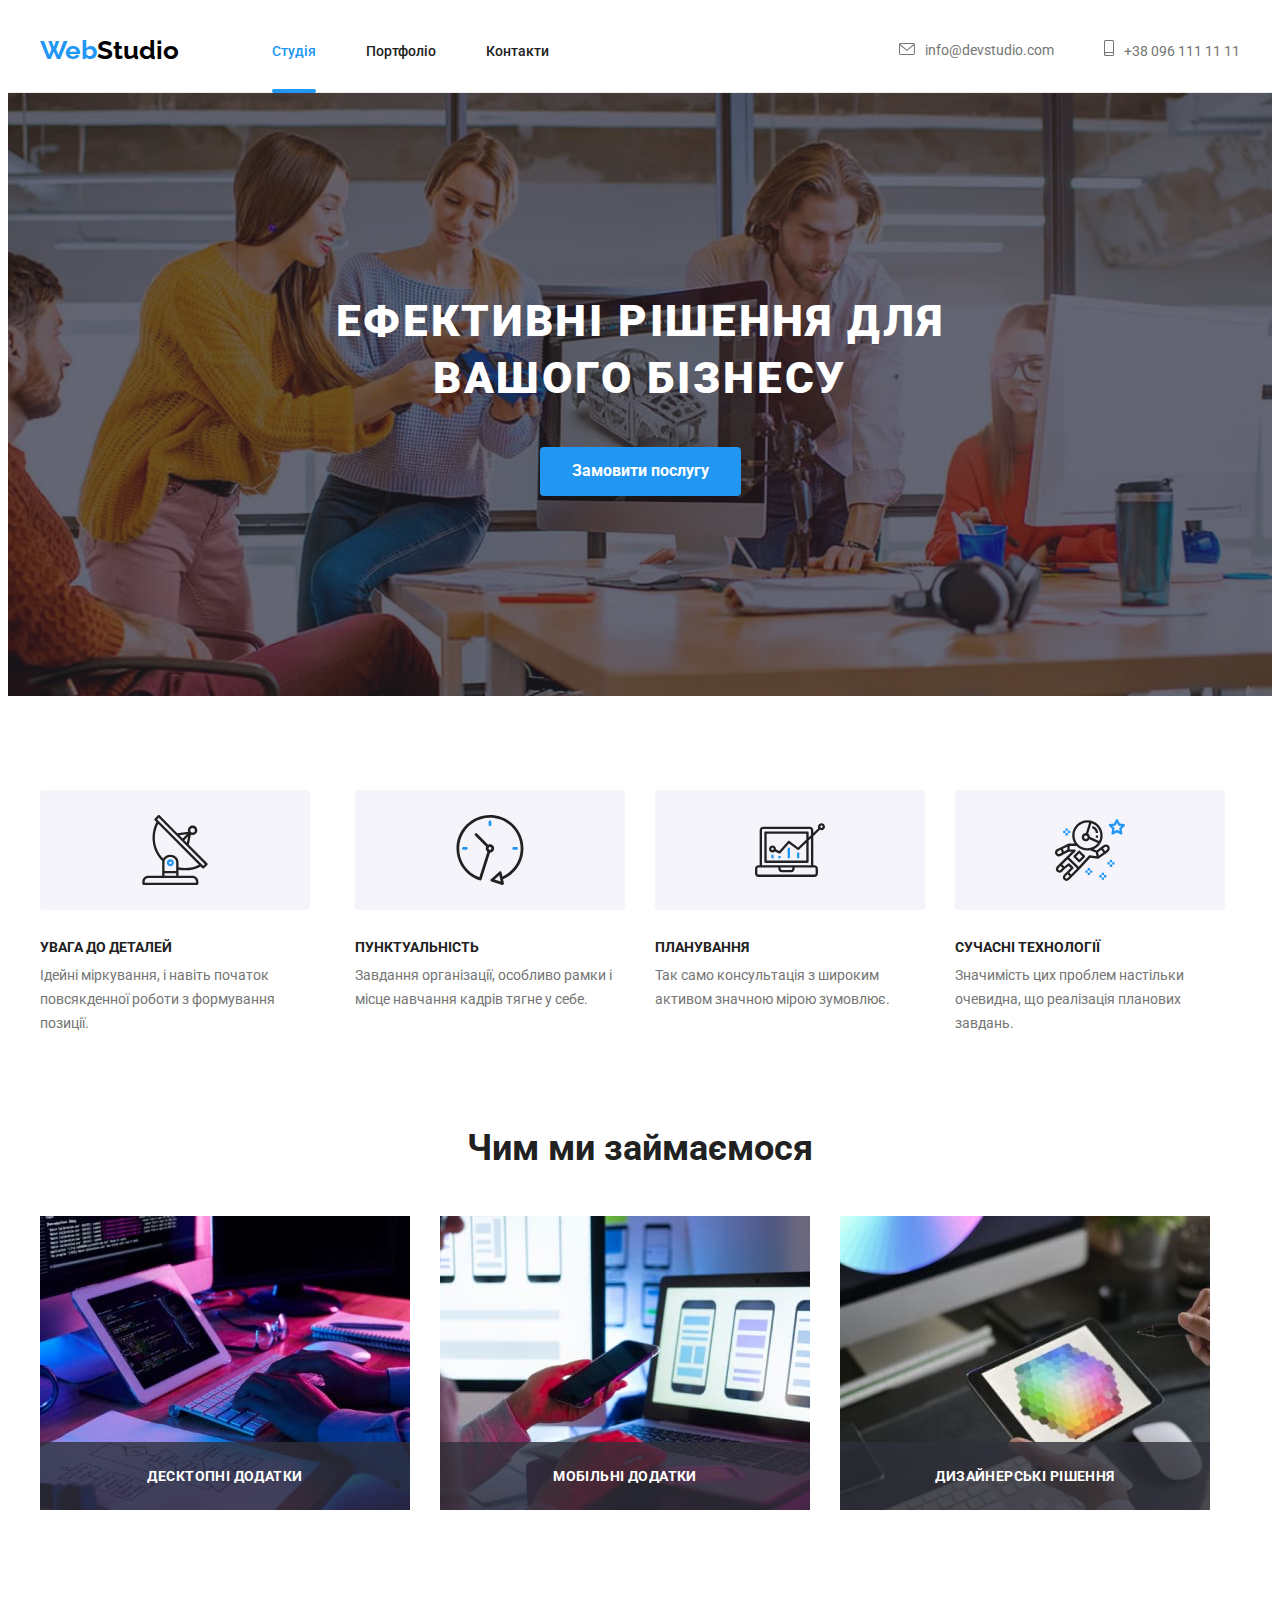
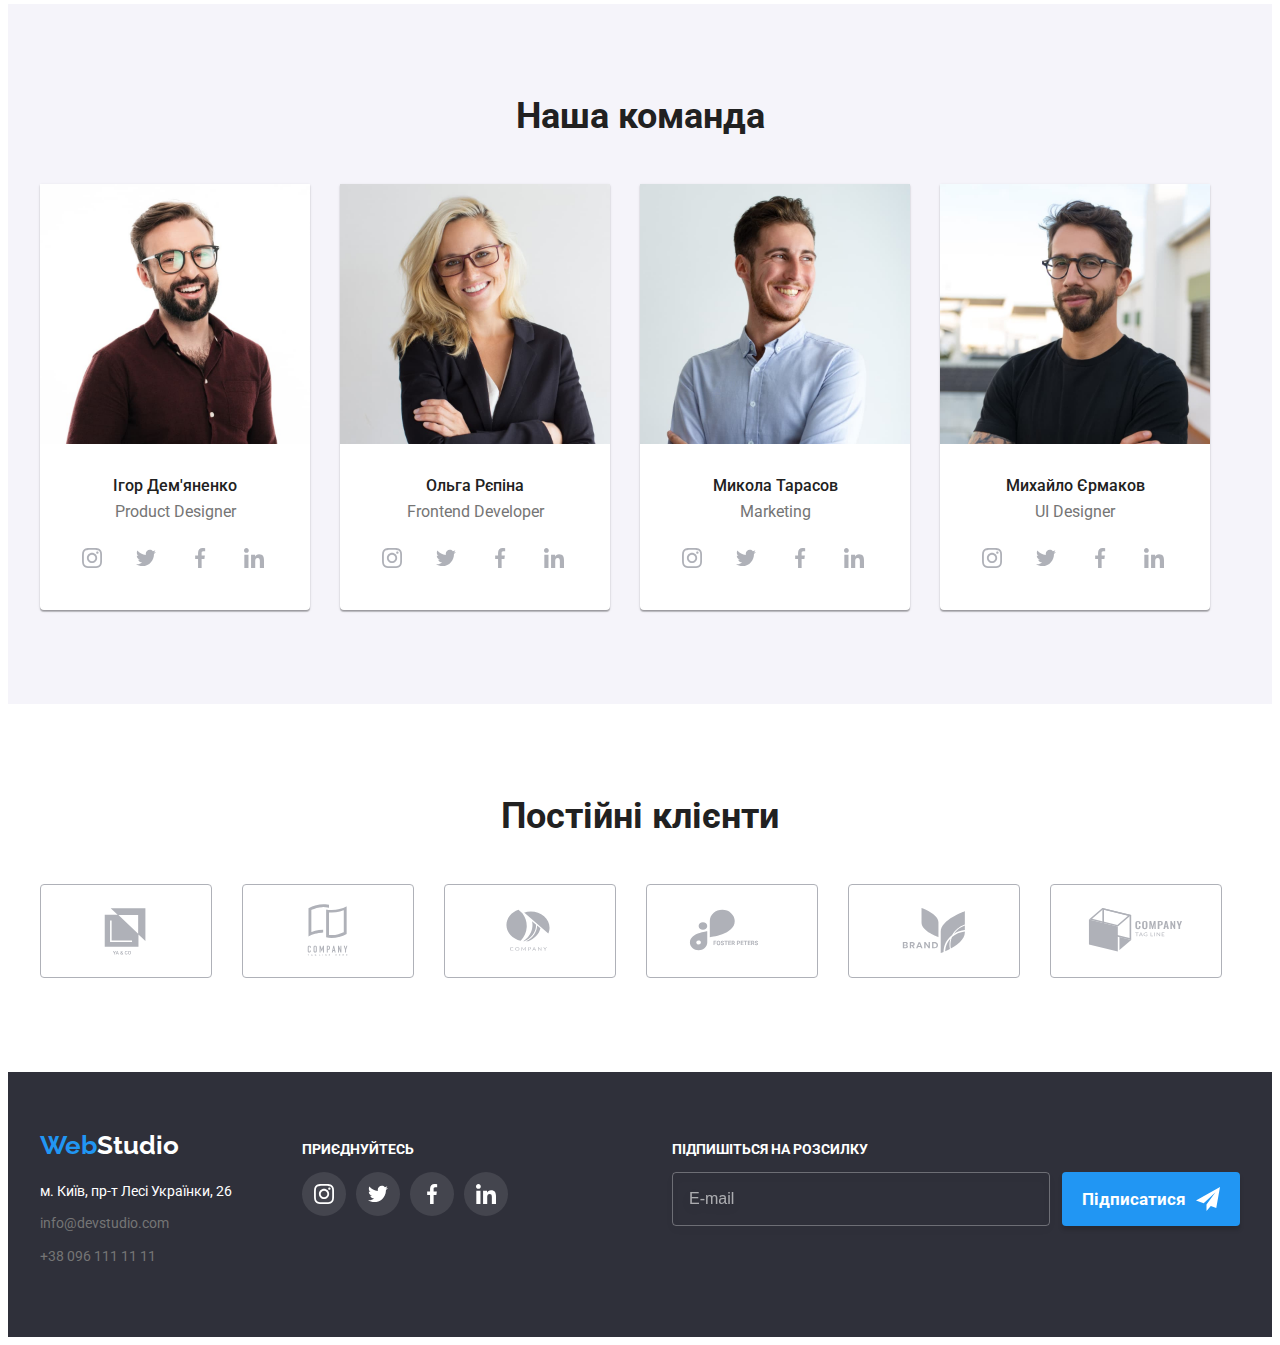
<file: index.html>
<!DOCTYPE html>
<html lang="uk">
<head>
    <meta charset="UTF-8">
    <meta http-equiv="X-UA-Compatible" content="IE=edge">
    <meta name="viewport" content="width=device-width, initial-scale=1.0">
    <title>Document</title>
    <link rel="stylesheet" href="https://cdnjs.cloudflare.com/ajax/libs/modern-normalize/1.1.0/modern-normalize.min.css" integrity="sha512-wpPYUAdjBVSE4KJnH1VR1HeZfpl1ub8YT/NKx4PuQ5NmX2tKuGu6U/JRp5y+Y8XG2tV+wKQpNHVUX03MfMFn9Q==" crossorigin="anonymous" referrerpolicy="no-referrer" >
    
    <link rel="stylesheet" href="./css/main.min.css" >
    <link rel="preconnect" href="https://fonts.googleapis.com">
<link rel="preconnect" href="https://fonts.gstatic.com" crossorigin>
<link href="https://fonts.googleapis.com/css2?family=Raleway:wght@700&family=Roboto:wght@400;500;700;900&display=swap" rel="stylesheet">
</head>
<body>
   
        <header class="header">
            <div class="container header__contanier">
                <a href="index.html" class="logo logo__header"><span class="log">Web</span>Studio</a>
    
                    <nav class="navigation">
                        <ul class="navigation__list">
                            <li class="navigation__item"> <a href="index.html" class="link navigation__link current ">Студія</a>  </li>
                            <li class="navigation__item">  <a href="portfolio.html" class="link navigation__link">Портфоліо</a>  </li>
                            <li class="navigation__item"> <a href="" class="link navigation__link">Контакти</a>  </li>
                        </ul>
                    </nav>
                    
                <ul class="contact contact__header">
                    <li> 
                        <a href="mailto:info@devstudio.com" class="link"> 
                        <svg class="contact__icon" width="16" height="12">
                            <use href="./img/symbol-defs.svg#envelope"></use>
                        </svg>info@devstudio.com</a>
                        </li>
                    <li> <a href="+380961111111"  class="link">
                        <svg class="contact__icon smartphone" width="10" height="16">
                            <use href="./img/symbol-defs.svg#smartphone"> </use>
                        </svg>+38 096 111 11 11</a> </li>
                </ul>
            </div>  
        </header>
    
    <main>
    
        <section class="hero">
            <div class="container container__hero">
                <h1 class="maintitle">Ефективні рішення для вашого бізнесу</h1>
                <button type="button"  class="hero__button" data-modal-open>Замовити послугу</button>
            </div>
        </section>

        <section class="info__section section" > 
           <div class="container">
                <h2 class="visually-hidden ">info </h2>
                    <ul class="feature__list">
                        <li>
                            <div class="feature__container">
                                <svg class="feature__icon" width="70" height="70">
                                    <use href="./img/symbol-defs.svg#antenna"></use>
                                </svg>
                            </div>
                            <h3 class="feature__text">УВАГА ДО ДЕТАЛЕЙ</h3>
                            <p class="feature__discription">Ідейні міркування, і навіть початок повсякденної роботи з формування позиції.</p>
                        </li>
                        <li>
                            <div class="feature__container">
                                <svg class="feature__icon" width="70" height="70">
                                    <use href="./img/symbol-defs.svg#clock"></use>
                                </svg>
                            </div>
                            <h3 class="feature__text">ПУНКТУАЛЬНІСТЬ</h3>
                            <p class="feature__discription"> Завдання організації, особливо рамки і місце навчання кадрів тягне у себе.</p>
    
                        </li>
                        <li>
                            <div class="feature__container">
                                <svg class="feature__icon" width="70" height="70">
                                    <use href="./img/symbol-defs.svg#diagram"></use>
                                </svg>
                            </div>
                            <h3 class="feature__text">ПЛАНУВАННЯ</h3>
                            <p class="feature__discription">Так само консультація з широким активом значною мірою зумовлює.</p>
    
                        </li>
                        <li>
                            <div class="feature__container">
                                <svg class="feature__icon" width="70" height="70">
                                    <use href="./img/symbol-defs.svg#astronaut"></use>
                                </svg>
                            </div>
                            <h3 class="feature__text">СУЧАСНІ ТЕХНОЛОГІЇ</h3>
                            <p class="feature__discription">Значимість цих проблем настільки очевидна, що реалізація планових завдань.</p>                        
                        </li>
                </ul>
           </div>
        </section>


        <section class="section section__activitis" >
             <div class="container">
                    <h2 class="activi__title">Чим ми займаємося</h2>
                <ul class="activi__photos">
                    <li class="activi__item"> <img src="./img/img1.jpg" alt="code Icon" class="act" width='370' height="294">
                        <p class="activi_text">Десктопні додатки</p>
                    </li>
                    <li class="activi__item"><img src="./img/img2.jpg" alt="code Icon" class="act" width='370' height="294">
                        <p class="activi_text">Мобільні додатки</p>
                    </li>
                    <li class="activi__item"><img src="./img/img3.jpg" alt="code Icon" class="act" width='370' height="294">
                        <p class="activi_text">Дизайнерські рішення</p>
                    </li>
                </ul>
             </div>
        </section>


        <section class="section section__team">           
            <div class="container">
                 <h2 class="team__title">Наша команда</h2>
                <ul class="team__list">
                    <li class="member"> <img src="./img/img01.jpg" alt="worker1" width="270" height="260">
                        <div class="team__member">
                            <h3 class="member__name">Ігор Дем'яненко</h3>
                            <p lang="en" class="member__job">Product Designer</p>
                            <ul class="member__soc-list">
                                <li class="member__soc-item">
                                    <a class="member__soc-link">
                                        <svg class="member__soc-icon" width="20" height="20">
                                            <use href="./img/symbol-defs.svg#instagram"></use>
                                        </svg>
                                    </a>
                                </li>
                                <li class="member__soc-item">
                                    <a class="member__soc-link">
                                        <svg class="member__soc-icon" width="20" height="20">
                                             <use href="./img/symbol-defs.svg#twitter"></use>
                                        </svg>
                                    </a>
                                </li>
                                <li class="member__soc-item">
                                    <a class="member__soc-link">
                                        <svg class="member__soc-icon" width="20" height="20">
                                            <use href="./img/symbol-defs.svg#facebook"></use>
                                        </svg>
                                    </a>
                                </li>
                                <li class="member__soc-item">
                                    <a class="member__soc-link">
                                        <svg class="member__soc-icon" width="20" height="20">
                                            <use href="./img/symbol-defs.svg#linkedin"></use>
                                        </svg>
                                    </a>
                                </li>
                            </ul>
                        </div>
                    </li>
                    <li class="member"><img src="./img/img02.jpg" alt="worker2" width="270" height="260" >
                        <div class="team__member">
                            <h3 class="member__name">Ольга Рєпіна</h3>
                            <p lang="en" class="member__job">Frontend Developer</p>
                            <ul class="member__soc-list">
                                <li class="member__soc-item">
                                    <a class="member__soc-link">
                                        <svg class="member__soc-icon" width="20" height="20">
                                            <use href="./img/symbol-defs.svg#instagram"></use>
                                        </svg>
                                    </a>
                                </li>
                                <li class="member__soc-item">
                                    <a class="member__soc-link">
                                        <svg class="member__soc-icon" width="20" height="20">
                                             <use href="./img/symbol-defs.svg#twitter"></use>
                                        </svg>
                                    </a>
                                </li>
                                <li class="member__soc-item">
                                    <a class="member__soc-link">
                                        <svg class="member__soc-icon" width="20" height="20">
                                            <use href="./img/symbol-defs.svg#facebook"></use>
                                        </svg>
                                    </a>
                                </li>
                                <li class="member__soc-item">
                                    <a class="member__soc-link">
                                        <svg class="member__soc-icon" width="20" height="20">
                                            <use href="./img/symbol-defs.svg#linkedin"></use>
                                        </svg>
                                    </a>
                                </li>
                            </ul>
                        </div>
                    </li>
                    <li class="member"><img src="./img/img03.jpg" alt="worker3" width="270" height="260">
                       <div class="team__member">
                            <h3 class="member__name">Микола Тарасов</h3>
                            <p lang="en" class="member__job">Marketing</p>
                            <ul class="member__soc-list">
                                <li class="member__soc-item">
                                    <a class="member__soc-link">
                                        <svg class="member__soc-icon" width="20" height="20">
                                            <use href="./img/symbol-defs.svg#instagram"></use>
                                        </svg>
                                    </a>
                                </li>
                                <li class="member__soc-item">
                                    <a class="member__soc-link">
                                        <svg class="member__soc-icon" width="20" height="20">
                                             <use href="./img/symbol-defs.svg#twitter"></use>
                                        </svg>
                                    </a>
                                </li>
                                <li class="member__soc-item">
                                    <a class="member__soc-link">
                                        <svg class="member__soc-icon" width="20" height="20">
                                            <use href="./img/symbol-defs.svg#facebook"></use>
                                        </svg>
                                    </a>
                                </li>
                                <li class="member__soc-item">
                                    <a class="member__soc-link">
                                        <svg class="member__soc-icon" width="20" height="20">
                                            <use href="./img/symbol-defs.svg#linkedin"></use>
                                        </svg>
                                    </a>
                                </li>
                            </ul>
                       </div>
                    </li>
                    <li class="member"><img src="./img/img04.jpg" alt="worker4" width="270" height="260">
                        <div class="team__member">
                            <h3 class="member__name">Михайло Єрмаков</h3>
                            <p lang="en" class="member__job">UI Designer</p>
                            <ul class="member__soc-list">
                                <li class="member__soc-item">
                                    <a class="member__soc-link">
                                        <svg class="member__soc-icon" width="20" height="20">
                                            <use href="./img/symbol-defs.svg#instagram"></use>
                                        </svg>
                                    </a>
                                </li>
                                <li class="member__soc-item">
                                    <a class="member__soc-link">
                                        <svg class="member__soc-icon" width="20" height="20">
                                             <use href="./img/symbol-defs.svg#twitter"></use>
                                        </svg>
                                    </a>
                                </li>
                                <li class="member__soc-item">
                                    <a class="member__soc-link">
                                        <svg class="member__soc-icon" width="20" height="20">
                                            <use href="./img/symbol-defs.svg#facebook"></use>
                                        </svg>
                                    </a>
                                </li>
                                <li class="member__soc-item">
                                    <a class="member__soc-link">
                                        <svg class="member__soc-icon" width="20" height="20">
                                            <use href="./img/symbol-defs.svg#linkedin"></use>
                                        </svg>
                                    </a>
                                </li>
                            </ul>
                        </div>
                    </li>
                </ul>
            </div>
        </section>

        <section class="section">
            
            <div class="container">
                <h2 class="client__title">Постійні клієнти</h2>
                <ul class="client__list">
                    <li class="client">
                        <a href="" class="client__link">
                            <svg class="client__icon" width="106" height="60">
                                <use href="./img/symbol-defs.svg#Logo"></use>
                            </svg>
                        </a>
                    </li>
                    <li class="client">
                        <a href="" class="client__link">
                            <svg class="client__icon" width="106" height="60">
                                <use href="./img/symbol-defs.svg#Logo-1"></use>
                            </svg>
                        </a>
                    </li>
                    <li class="client">
                        <a href="" class="client__link" >
                            <svg class="client__icon" width="106" height="60">
                                <use href="./img/symbol-defs.svg#Logo-2"></use>
                            </svg>
                        </a>
                    </li>
                    <li class="client">
                        <a href="" class="client__link" >
                            <svg class="client__icon" width="106" height="60">
                                <use href="./img/symbol-defs.svg#Logo-3"></use>
                            </svg>
                        </a>
                    </li>
                    <li class="client">
                        <a href="" class="client__link" >
                            <svg class="client__icon" width="106" height="60">
                                <use href="./img/symbol-defs.svg#Logo-4"></use>
                            </svg>
                        </a>
                    </li>
                    <li class="client">
                        <a href="" class="client__link" >
                            <svg class="client__icon" width="106" height="60">
                                <use href="./img/symbol-defs.svg#Logo-5"></use>
                            </svg>
                        </a>
                    </li>
                </ul>
            </div>
        </section>
    </main>

    <footer class="footer">
       <div class="container container__footer"> 
            <div>
                <a href="index.html" class="logo logo__footer"><span class="log">Web</span>Studio</a>
                <address>
                    <ul class=" contact__footer">
                        <li> <a href="https://goo.gl/maps/DgeYsxFwgheYAi4k9" class="adress" >м. Київ, пр-т Лесі Українки, 26</a> </li>
                        <li> <a href="mailto:info@devstudio.com" class="link">info@devstudio.com</a> </li>
                        <li> <a href="+380961111111" class="link">+38 096 111 11 11</a> </li>
                    </ul>
        
                </address>
            </div>

            <div>
                <h2 class="footer__title">Приєднуйтесь</h2>
                <ul class="footer__soc-list">
                        <li class="footer__soc-item">
                            <a class="footer__soc-link">
                                <svg class="footer__soc-icon" width="20" height="20">
                                    <use href="./img/symbol-defs.svg#instagram"></use>
                                </svg>
                            </a>
                        </li>
                        <li class="footer__soc-item">
                            <a class="footer__soc-link">
                                <svg class="footer__soc-icon" width="20" height="20">
                                    <use href="./img/symbol-defs.svg#twitter"></use>
                                </svg>
                            </a>
                        </li>
                        <li class="footer__soc-item">
                            <a class="footer__soc-link">
                                <svg class="footer__soc-icon" width="20" height="20">
                                    <use href="./img/symbol-defs.svg#facebook"></use>
                                </svg>
                            </a>
                        </li>
                        <li class="footer__soc-item">
                            <a class="footer__soc-link">
                                <svg class="footer__soc-icon" width="20" height="20">
                                    <use href="./img/symbol-defs.svg#linkedin"></use>
                                </svg>
                            </a>
                        </li>
                </ul>
            </div>
            <form class="footer__send">
                <h2 class="footer__title">Підпишіться на розсилку</h2>

                <div class="footer__flex">
                    <label>
                        <input type="email" name="email" class="footer__input" required placeholder="E-mail"/>
                    </label>
                    <button type="submit" class="input__submit"> <span class="button__send-text">Підписатися</span>
                        <svg class="button__send-svg" width="24" height="24">
                            <use href="./img/symbol-defs.svg#icon-send"></use>
                        </svg>
                    </button>
                </div>

            </form>
        </div>
    </footer>




    <div class="backdrop is-hidden" data-modal>
        <div class="modal">
            <h2  class="modal__title">Залиште свої дані, ми вам передзвонимо</h2>
            <button type="button"  class="modal__btn" data-modal-close>
                <svg class="close-button" width="18" height="18">
                    <use href="./img/symbol-defs.svg#close"></use>
                </svg>
            </button>

                <form >                
                    <label class="modal__item">
                        <span class="modal__label-text">І'мя</span>                    
                        <span class="modal__span">
                            <input type="text" name="username" class="modal__input modal-accent" required/>
                            <svg class="modal__icon" width="12" height="12">
                                <use href="./img/symbol-defs.svg#human"></use>
                            </svg>
                        </span>                    
                    </label>

                    <label class="modal__item">
                        <span class="modal__label-text">Телефон </span> 
                        <span class="modal__span">
                                <input type="tel" name="phone" class="modal__input modal-accent" required >
                                <svg class="modal__icon" width="13" height="13">
                                    <use href="./img/symbol-defs.svg#tel-modal"></use>
                                </svg>
                        </span>
                    </label>

                    <label class="modal__item">
                        <span class="modal__label-text">Пошта </span>                  
                        <span class="modal__span">
                            <input type="email" name="email" class="modal__input modal-accent" required >
                            <svg class="modal__icon" width="15" height="12">
                                <use href="./img/symbol-defs.svg#mail-modal"></use>
                            </svg>
                        </span>
                    </label>
                  
                    <label class="modal__item  ">
                        <span class="modal__label-text"> Коментар</span>                    
                        <textarea name="feedback"  placeholder="Введіть текст" class="modal__feedback modal-accent"></textarea>
                    </label>

                  <div class="modal__check-container">
                      <input type="checkbox" name="privacy" id="privacy"  class="modal__checkbox visually-hidden " value="true" required > 
                      <label class="modal__check-item" for="privacy" >                
                        <span class="check-span">
                            <svg class="check-icon"  width="16" height="15">
                                <use href="./img/symbol-defs.svg#checked"></use>
                            </svg>
                        </span>
                        <span>Погоджуюся з розсилкою та приймаю <a class="contract">Умови договору</a> </span>
                      </label>
                  </div>

                  <button type="submit" class="modal__send">Відправити</button>
            </form>
        </div>
     </div>
     <script src="./js/modal.js"></script>
</body>
</html>
</file>
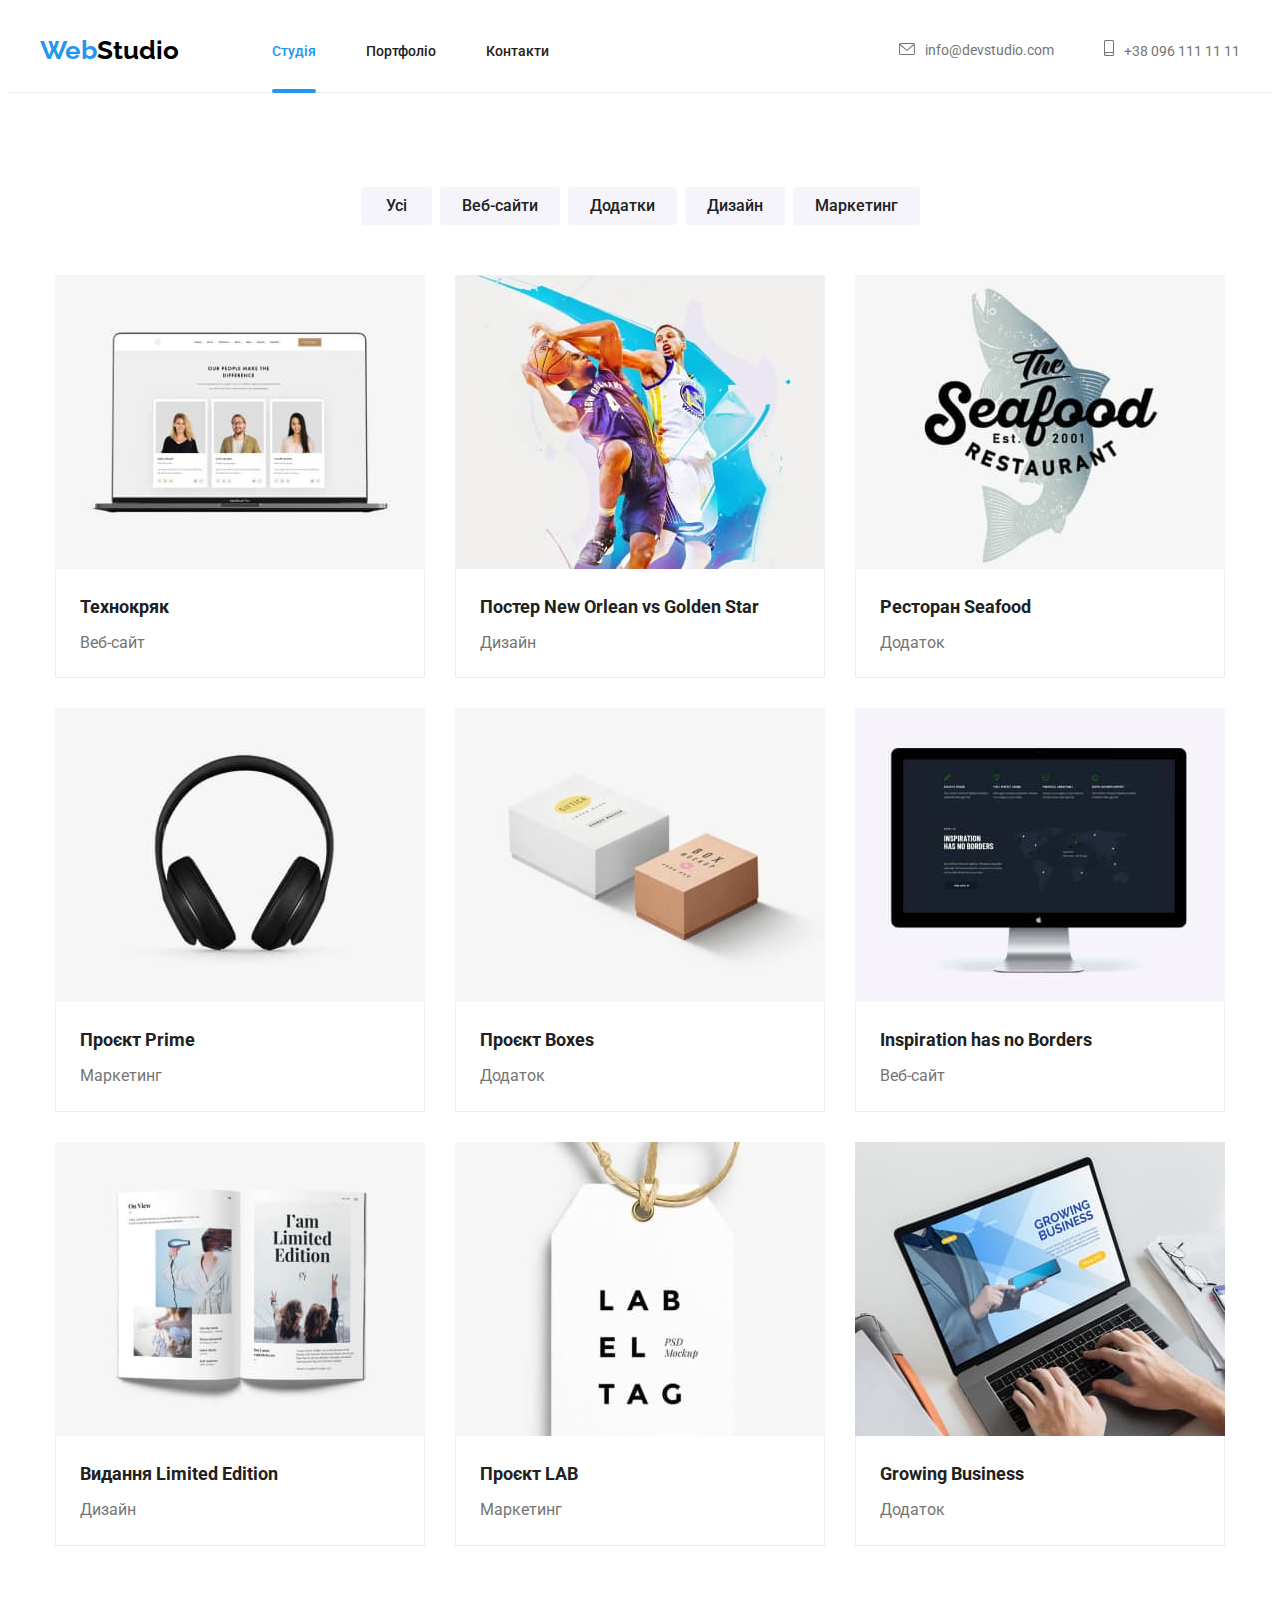
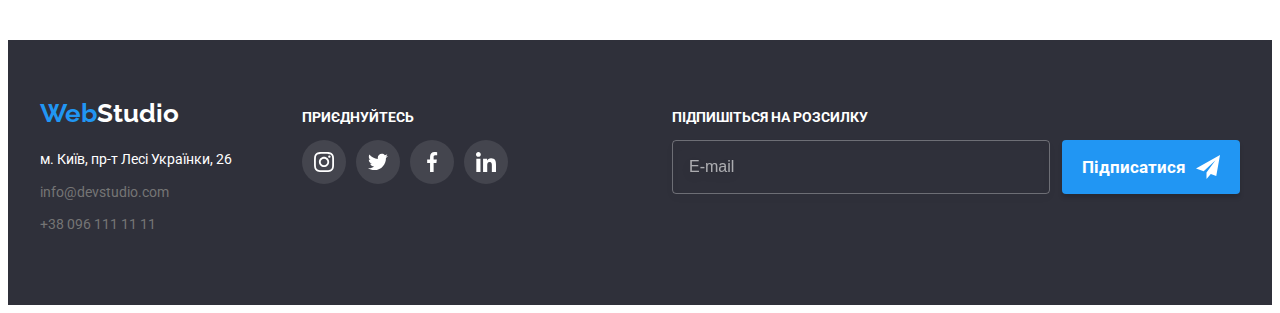
<file: portfolio.html>
<!DOCTYPE html>
<html lang="uk">
<head>
    <meta charset="UTF-8">
    <meta http-equiv="X-UA-Compatible" content="IE=edge">
    <meta name="viewport" content="width=device-width, initial-scale=1.0">
    <title>Document</title>
    <link rel="stylesheet" href="https://cdnjs.cloudflare.com/ajax/libs/modern-normalize/1.1.0/modern-normalize.min.css" integrity="sha512-wpPYUAdjBVSE4KJnH1VR1HeZfpl1ub8YT/NKx4PuQ5NmX2tKuGu6U/JRp5y+Y8XG2tV+wKQpNHVUX03MfMFn9Q==" crossorigin="anonymous" referrerpolicy="no-referrer" >
    
    <link rel="stylesheet" href="./css/main.css" >
    <link rel="preconnect" href="https://fonts.googleapis.com">
<link rel="preconnect" href="https://fonts.gstatic.com" crossorigin>
<link href="https://fonts.googleapis.com/css2?family=Raleway:wght@700&family=Roboto:wght@400;500;700;900&display=swap" rel="stylesheet">


</head>
<body>
    
    <header class="header">
        <div class="container header__contanier">
            <a href="index.html" class="logo logo__header"><span class="log">Web</span>Studio</a>

                <nav class="navigation">
                    <ul class="navigation__list">
                        <li class="navigation__item"> <a href="index.html" class="link navigation__link current ">Студія</a>  </li>
                        <li class="navigation__item">  <a href="portfolio.html" class="link navigation__link">Портфоліо</a>  </li>
                        <li class="navigation__item"> <a href="" class="link navigation__link">Контакти</a>  </li>
                    </ul>
                </nav>
                
            <ul class="contact contact__header">
                <li> 
                    <a href="mailto:info@devstudio.com" class="link"> 
                    <svg class="contact__icon" width="16" height="12">
                        <use href="./img/symbol-defs.svg#envelope"></use>
                    </svg>info@devstudio.com</a>
                    </li>
                <li> <a href="+380961111111"  class="link">
                    <svg class="contact__icon smartphone" width="10" height="16">
                        <use href="./img/symbol-defs.svg#smartphone"> </use>
                    </svg>+38 096 111 11 11</a> </li>
            </ul>
        </div>  
    </header>
    <main>
        <section class="section">
            <div class="container container-portfolio">
                
                <h1 class="visually-hidden ">portfolio</h1>
                <ul class="portfolio_navi">
                    <li class="button-list"> <button type="button" class="portf__navigation first-child">Усі</button> </li>
                    <li class="button-list"> <button type="button" class="portf__navigation" >Веб-сайти</button>  </li>
                    <li class="button-list"> <button type="button" class="portf__navigation">Додатки</button></li>
                    <li class="button-list"> <button type="button" class="portf__navigation">Дизайн</button></li>
                    <li class="button-list"> <button type="button" class="portf__navigation">Маркетинг</button></li>
                </ul>
            
                <ul class="our-projects">
                    <li class="project"> 
                        <div class="project-img-info">
                            <img src="./img/portfimg1.jpg" alt="project1" width="370" height="294">
                            <p class="img-info">Ресурс пропонує комплексні пропозиції з різним рівнем функціоналу та сервісів.  Все це дозволить відвідувачу отримати вичерпні відомості про компанію чи приватну особу</p>
                        </div>                        
                        <div class="project-info">
                            <h2 class="project-title">Технокряк</h2>
                            <p  class="project-text">Веб-сайт</p>
                        </div>
                    </li>
    
                    <li class="project">
                       <div class="project-img-info">
                            <img src="./img/portfimg2.jpg" alt="project2" width="370" height="294">
                            <p class="img-info"> Ресурс пропонує комплексні пропозиції з різним рівнем функціоналу та сервісів. Все це дозволить відвідувачу отримати вичерпні відомості про компанію чи приватну особу </p>
                       </div>
                        <div class="project-info">
                            <h2 class="project-title">Постер New Orlean vs Golden Star</h2>
                            <p  class="project-text">Дизайн</p>
                        </div>
                    </li>
    
                    <li class="project">

                        <div class="project-img-info">
                            <img src="./img/portfimg3.jpg" alt="project3" width="370" height="294">
                            <p class="img-info">Ресурс пропонує комплексні пропозиції з різним рівнем функціоналу та сервісів. Все це дозволить відвідувачу отримати вичерпні відомості про компанію чи приватну особу</p>
                        </div>
                      <div class="project-info">
                            <h2 class="project-title">Ресторан Seafood</h2>
                            <p class="project-text">Додаток</p>
                      </div>
                    </li>
    
                    <li class="project">

                        <div class="project-img-info">
                            <img src="./img/portfimg4.jpg" alt="project4" width="370" height="294">
                            <p class="img-info"> Ресурс пропонує комплексні пропозиції з різним рівнем функціоналу та сервісів. Все це дозволить відвідувачу отримати вичерпні відомості про компанію чи приватну особу </p>
                        </div>


                        <div class="project-info">
                            <h2 class="project-title">Проєкт Prime</h2>
                            <p  class="project-text">Маркетинг</p>
                        </div>
                    </li>
    
                    <li class="project">
                        <div class="project-img-info">
                            <img src="./img/portfimg5.jpg" alt="project5" width="370" height="294">
                            <p class="img-info">Ресурс пропонує комплексні пропозиції з різним рівнем функціоналу та сервісів. Все це дозволить відвідувачу отримати вичерпні відомості про компанію чи приватну особу</p>
                        </div>
                        
                        <div class="project-info">
                            <h2 class="project-title">Проєкт Boxes</h2>
                            <p  class="project-text">Додаток</p>
                        </div>
                    </li>
    
                    <li class="project">
                        <div class="project-img-info">
                            <img src="./img/portfimg6.jpg" alt="project6" width="370" height="294">
                            <p class="img-info">Ресурс пропонує комплексні пропозиції з різним рівнем функціоналу та сервісів. Все це дозволить відвідувачу отримати вичерпні відомості про компанію чи приватну особу</p>
                        </div>

                        
                        <div class="project-info">
                            <h2 class="project-title">Inspiration has no Borders</h2>
                            <p  class="project-text">Веб-сайт</p>
                        </div>
                    </li>
    
                    <li class="project">
                        <div class="project-img-info">
                            <img src="./img/portfimg7.jpg" alt="project7" width="370" height="294">
                            <p class="img-info">Ресурс пропонує комплексні пропозиції з різним рівнем функціоналу та сервісів. Все це дозволить відвідувачу отримати вичерпні відомості про компанію чи приватну особу</p>
                        </div>
                        
                       <div class="project-info">
                            <h2 class="project-title">Видання Limited Edition</h2>
                            <p  class="project-text">Дизайн</p>
                       </div>
                    </li>
    
                    <li class="project">
                        <div class="project-img-info">
                            <img src="./img/portfimg8.jpg" alt="project8" width="370" height="294">
                            <p class="img-info">Ресурс пропонує комплексні пропозиції з різним рівнем функціоналу та сервісів. Все це дозволить відвідувачу отримати вичерпні відомості про компанію чи приватну особу</p>
                        </div>
                        
                        <div class="project-info">
                            <h2 class="project-title">Проєкт LAB</h2>
                            <p  class="project-text">Маркетинг</p>
                        </div>
                    </li>
    
                    <li class="project">
                        <div class="project-img-info">
                           <img src="./img/portfimg9.jpg" alt="project9" width="370" height="294">
                            <p class="img-info">Ресурс пропонує комплексні пропозиції з різним рівнем функціоналу та сервісів. Все це дозволить відвідувачу отримати вичерпні відомості про компанію чи приватну особу</p>
                        </div>
                        
                        <div class="project-info">
                            <h2 class="project-title">Growing Business</h2>
                            <p  class="project-text">Додаток</p>
                        </div>
                    </li>
    
            </ul>
            </div>
    </section>

    </main>

    <footer class="footer">
        <div class="container container__footer"> 
             <div>
                 <a href="index.html" class="logo logo__footer"><span class="log">Web</span>Studio</a>
                 <address>
                     <ul class=" contact__footer">
                         <li> <a href="https://goo.gl/maps/DgeYsxFwgheYAi4k9" class="adress" >м. Київ, пр-т Лесі Українки, 26</a> </li>
                         <li> <a href="mailto:info@devstudio.com" class="link">info@devstudio.com</a> </li>
                         <li> <a href="+380961111111" class="link">+38 096 111 11 11</a> </li>
                     </ul>
         
                 </address>
             </div>
 
             <div>
                 <h2 class="footer__title">Приєднуйтесь</h2>
                 <ul class="footer__soc-list">
                         <li class="footer__soc-item">
                             <a class="footer__soc-link">
                                 <svg class="footer__soc-icon" width="20" height="20">
                                     <use href="./img/symbol-defs.svg#instagram"></use>
                                 </svg>
                             </a>
                         </li>
                         <li class="footer__soc-item">
                             <a class="footer__soc-link">
                                 <svg class="footer__soc-icon" width="20" height="20">
                                     <use href="./img/symbol-defs.svg#twitter"></use>
                                 </svg>
                             </a>
                         </li>
                         <li class="footer__soc-item">
                             <a class="footer__soc-link">
                                 <svg class="footer__soc-icon" width="20" height="20">
                                     <use href="./img/symbol-defs.svg#facebook"></use>
                                 </svg>
                             </a>
                         </li>
                         <li class="footer__soc-item">
                             <a class="footer__soc-link">
                                 <svg class="footer__soc-icon" width="20" height="20">
                                     <use href="./img/symbol-defs.svg#linkedin"></use>
                                 </svg>
                             </a>
                         </li>
                 </ul>
             </div>
             <form class="footer__send">
                 <h2 class="footer__title">Підпишіться на розсилку</h2>
 
                 <div class="footer__flex">
                     <label>
                         <input type="email" name="email" class="footer__input" required placeholder="E-mail"/>
                     </label>
                     <button type="submit" class="input__submit"> <span class="button__send-text">Підписатися</span>
                         <svg class="button__send-svg" width="24" height="24">
                             <use href="./img/symbol-defs.svg#icon-send"></use>
                         </svg>
                     </button>
                 </div>
 
             </form>
         </div>
     </footer>
 

</body>
</html>
</file>
<file: css/main.css>
:root {
  --primary-text-color:#212121;
  --accent-color: #2196F3;
  --text-color: #757575;
}

p, h1, h2, h3, h4, h5, h6 {
  margin: 0;
}

ul, ol {
  margin: 0;
  padding-left: 0;
}

button {
  font-family: "Roboto";
  cursor: pointer;
}

li {
  list-style-type: none;
}

a {
  color: var(--primary-text-color);
  text-decoration: none;
  font-style: normal;
}

.visually-hidden {
  position: absolute;
  white-space: nowrap;
  width: 1px;
  height: 1px;
  overflow: hidden;
  border: 0;
  padding: 0;
  clip: rect(0 0 0 0);
  -webkit-clip-path: inset(50%);
          clip-path: inset(50%);
  margin: -1px;
}

body {
  color: var(--primary-text-color);
  font-family: "Roboto", sans-serif;
}

.section {
  padding-top: 94px;
  padding-bottom: 94px;
}

.container {
  width: 1200px;
  padding-left: 15px;
  padding-right: 15px;
  margin: 0 auto;
}

header {
  border-bottom: 1px solid #ECECEC;
  font-family: "Roboto", sans-serif;
}

.header__contanier {
  display: flex;
  align-items: center;
}

.logo__header {
  margin-right: 93px;
  color: #000000;
}

.logo {
  font-family: "Raleway";
  font-weight: 700;
  font-size: 26px;
  line-height: 100%;
}

.log {
  color: #2196F3;
}

.navigation__list {
  display: flex;
  gap: 50px;
}

.navigation__link {
  font-size: 14px;
  color: var(--primary-text-color);
  line-height: 100%;
  font-weight: 500;
  padding: 32px 0;
  transition: color 250ms cubic-bezier(0.4, 0, 0.2, 1);
  position: relative;
}
.navigation__link:hover {
  color: var(--accent-color);
}
.navigation__link:focus {
  color: var(--accent-color);
}

.navigation__item {
  display: block;
}

.navigation .link.current {
  color: var(--accent-color);
}
.navigation .link.current::after {
  width: 100%;
  content: "";
  display: block;
  position: absolute;
  left: 0;
  bottom: -2px;
  width: 100%;
  border-radius: 2px;
  height: 4px;
  background-color: var(--accent-color);
}

.contact {
  padding: 32px 0;
  display: flex;
  margin-left: auto;
  gap: 50px;
}

.contact__icon {
  fill: currentColor;
  margin-right: 10px;
}

.contact .link {
  color: var(--text-color);
  font-size: 14px;
  padding: 32px 0;
  transition: color 250ms cubic-bezier(0.4, 0, 0.2, 1);
}
.contact .link:hover {
  color: var(--accent-color);
}
.contact .link:focus {
  color: var(--accent-color);
}

.footer {
  padding-top: 60px;
  padding-bottom: 60px;
  background: #2F303A;
  line-height: 146%;
}

.adress {
  color: #FFFFFF;
}

.container__footer {
  display: flex;
  gap: 70px;
}

.contact__footer {
  margin-top: 20px;
}

.logo {
  font-family: "Raleway";
  font-weight: 700;
  font-size: 26px;
  line-height: 100%;
}

.logo__footer {
  color: #FFFFFF;
}

.contact__footer li {
  margin-bottom: 9px;
  font-size: 14px;
  font-weight: 400;
}

.contact__footer .link {
  color: var(--text-color);
  transition: color 250ms cubic-bezier(0.4, 0, 0.2, 1);
}
.contact__footer .link:hover {
  color: var(--accent-color);
}
.contact__footer .link:focus {
  color: var(--accent-color);
}

.footer__soc-list {
  display: flex;
  gap: 10px;
}

.footer__soc-link {
  display: flex;
  width: 44px;
  height: 44px;
  background: rgba(255, 255, 255, 0.1);
  color: #FFFFFF;
  border-radius: 50%;
  justify-content: center;
  align-items: center;
  transition: background 250ms cubic-bezier(0.4, 0, 0.2, 1);
}
.footer__soc-link:hover {
  background: #2196F3;
}
.footer__soc-link:focus {
  background: #2196F3;
}

.footer__soc-icon {
  fill: currentColor;
}

.footer__title {
  text-transform: uppercase;
  font-weight: 700;
  font-size: 14px;
  line-height: 100%;
  color: #FFFFFF;
  margin-bottom: 16px;
  margin-top: 10px;
}

.footer__send {
  margin-left: auto;
}

.footer__input {
  width: 358px;
  height: 50px;
  padding-left: 16px;
  border: 1px solid rgba(255, 255, 255, 0.3);
  filter: drop-shadow(0px 4px 4px rgba(0, 0, 0, 0.15));
  border-radius: 4px;
  background-color: transparent;
  color: rgba(255, 255, 255, 0.8);
  font-weight: 400;
  font-size: 16px;
}
.footer__input::-moz-placeholder {
  color: rgba(255, 255, 255, 0.6);
  font-weight: 400;
  font-size: 16px;
}
.footer__input:-ms-input-placeholder {
  color: rgba(255, 255, 255, 0.6);
  font-weight: 400;
  font-size: 16px;
}
.footer__input::placeholder {
  color: rgba(255, 255, 255, 0.6);
  font-weight: 400;
  font-size: 16px;
}

.input__submit {
  border: transparent;
  background: #2196F3;
  box-shadow: 0px 4px 4px rgba(0, 0, 0, 0.15);
  border-radius: 4px;
  padding: 10px 20px;
  display: flex;
  justify-content: center;
  align-items: center;
  gap: 10px;
}
.input__submit:hover {
  background-color: #188CE8;
}

.button__send-text {
  font-weight: 700;
  font-size: 17px;
  color: #FFFFFF;
}

.button__send-svg {
  fill: #FFFFFF;
}

.footer__flex {
  display: flex;
  gap: 12px;
}

.hero {
  max-width: 1600px;
  text-align: center;
  color: #FFFFFF;
  background-size: cover;
  background-image: linear-gradient(to right, rgba(47, 48, 58, 0.4), rgba(47, 48, 58, 0.4)), url(../img/background.jpg);
  margin-left: auto;
  margin-right: auto;
  background-repeat: no-repeat;
  background-position: center;
}

.hero__button {
  background: #2196F3;
  border-radius: 4px;
  font-size: 16px;
  color: #FFFFFF;
  border: none;
  font-weight: 700;
  cursor: pointer;
  line-height: 1.8;
  padding: 10px 32px;
  margin-top: 40px;
  transition: background-color 250ms cubic-bezier(0.4, 0, 0.2, 1);
}

.container__hero {
  padding: 200px 0;
}

.hero__button:hover {
  background-color: #188CE8;
}

.maintitle {
  font-size: 44px;
  font-weight: 900;
  line-height: 1.3;
  margin: 0 auto;
  max-width: 650px;
  text-transform: uppercase;
  letter-spacing: 0.06em;
}

.info__section {
  font-size: 14px;
}

.feature__list {
  display: flex;
  gap: 30px;
}

.feature__container {
  background: #F5F4FA;
  border-radius: 4px;
  width: 270px;
  height: 120px;
  display: flex;
  align-items: center;
  justify-content: center;
}

.feature__text {
  font-weight: 700;
  font-size: 14px;
  color: var(--primary-text-color);
  line-height: 100%;
  margin-bottom: 10px;
  margin-top: 30px;
}

.feature__discription {
  font-weight: 400;
  font-size: 14px;
  color: var(--text-color);
  line-height: 1.7;
}

.act {
  width: 370px;
  height: 294px;
}

.section__activitis {
  padding-top: 0px;
}

.activi__title {
  font-weight: 700;
  font-size: 36px;
  color: var(--primary-text-color);
  line-height: 100%;
  text-align: center;
  margin-bottom: 50px;
}

.activi__photos {
  display: flex;
  gap: 30px;
}

.activi__photos img {
  display: block;
}

.activi__item {
  position: relative;
  display: block;
}

.activi_text {
  position: absolute;
  bottom: 0px;
  width: 100%;
  font-weight: 700;
  font-size: 14px;
  line-height: 100%;
  letter-spacing: 0.03em;
  text-transform: uppercase;
  text-align: center;
  padding-top: 27px;
  padding-bottom: 27px;
  color: #FFFFFF;
  display: block;
  background-color: rgba(47, 48, 58, 0.8);
}

.team__title {
  font-weight: 700;
  font-size: 36px;
  text-align: center;
  color: var(--primary-text-color);
  line-height: 100%;
  margin-bottom: 50px;
}

.section__team {
  background: #F5F4FA;
}

.team__list {
  display: flex;
  gap: 30px;
}

.member {
  background: #FFFFFF;
  box-shadow: 0px 1px 3px rgba(0, 0, 0, 0.12), 0px 1px 1px rgba(0, 0, 0, 0.14), 0px 2px 1px rgba(0, 0, 0, 0.2);
  border-radius: 0px 0px 4px 4px;
  text-align: center;
}

.team__member {
  padding: 30px;
}

.member__job {
  color: #757575;
  font-weight: 400;
  font-size: 16px;
  line-height: 100%;
  margin-top: 10px;
  margin-bottom: 16px;
}

.member__name {
  font-weight: 500;
  font-size: 16px;
  line-height: 100%;
  color: #212121;
}

.member__soc-list {
  display: flex;
  gap: 10px;
}

.member__soc-link {
  display: flex;
  width: 44px;
  height: 44px;
  background: #FFFFFF;
  color: #AFB1B8;
  border-radius: 50%;
  justify-content: center;
  align-items: center;
  transition: background 250ms cubic-bezier(0.4, 0, 0.2, 1), color 250ms cubic-bezier(0.4, 0, 0.2, 1);
}
.member__soc-link:hover {
  background: #2196F3;
  color: #FFFFFF;
}
.member__soc-link:focus {
  background: #2196F3;
  color: #FFFFFF;
}

.member__soc-icon {
  fill: currentColor;
}

.client__title {
  font-weight: 700;
  font-size: 36px;
  line-height: 100%;
  text-align: center;
  margin-bottom: 50px;
}

.client__list {
  display: flex;
  gap: 30px;
}

.client__link {
  border: 1px solid #AFB1B8;
  border-radius: 4px;
  color: #AFB1B8;
  height: 92px;
  width: 170px;
  display: flex;
  align-items: center;
  justify-content: center;
  transition: border 250ms cubic-bezier(0.4, 0, 0.2, 1), color 250ms cubic-bezier(0.4, 0, 0.2, 1);
}
.client__link:hover {
  border: 1px solid #2196F3;
  color: var(--accent-color);
}

.client__icon {
  fill: currentColor;
}

.backdrop {
  position: fixed;
  top: 0;
  width: 100%;
  height: 100%;
  background-color: rgba(0, 0, 0, 0.2);
  transition: opacity 250ms cubic-bezier(0.4, 0, 0.2, 1), visibility 250ms cubic-bezier(0.4, 0, 0.2, 1);
}

.backdrop.is-hidden .modal {
  transform: translate(-50%, -50%) scaleX(0);
}

.modal {
  width: 528px;
  min-height: 500px;
  border-radius: 4px;
  background-color: #FFFFFF;
  position: absolute;
  top: 50%;
  left: 50%;
  box-shadow: 0px 1px 3px rgba(0, 0, 0, 0.12), 0px 1px 1px rgba(0, 0, 0, 0.14), 0px 2px 1px rgba(0, 0, 0, 0.2);
  padding: 40px;
  transform: translate(-50%, -50%) scaleX(1);
  transition: transform 250ms cubic-bezier(0.4, 0, 0.2, 1), visibility 250ms cubic-bezier(0.4, 0, 0.2, 1);
}

.modal__btn {
  display: flex;
  align-items: center;
  justify-content: center;
  padding: 0;
  position: absolute;
  top: 8px;
  right: 8px;
  bottom: 11px;
  border-radius: 50%;
  width: 30px;
  height: 30px;
  background: #FFFFFF;
  border: 1px solid rgba(0, 0, 0, 0.1);
  transition: fill 250ms cubic-bezier(0.4, 0, 0.2, 1);
}
.modal__btn:hover {
  fill: var(--accent-color);
}

.is-hidden {
  opacity: 0;
  visibility: hidden;
  pointer-events: none;
}

.modal__title {
  color: #212121;
  font-weight: 700;
  font-size: 20px;
  line-height: 100%;
  text-align: center;
  margin-bottom: 12px;
}

.modal__input {
  width: 100%;
  height: 40px;
  border: 1px solid rgba(33, 33, 33, 0.2);
  border-radius: 4px;
  padding-left: 40px;
  margin-bottom: 10px;
  margin-top: 4px;
}

.modal-accent {
  transition: border-color 250ms cubic-bezier(0.4, 0, 0.2, 1);
}
.modal-accent:focus {
  border-color: #2196F3;
  outline: transparent;
}

.modal__span {
  position: relative;
  margin-bottom: 10px;
}

.modal__icon {
  position: absolute;
  bottom: 50%;
  transform: translateY(-100%);
  left: 13.5px;
  transition: fill 250ms cubic-bezier(0.4, 0, 0.2, 1);
}

.modal__label-text {
  font-weight: 400;
  font-size: 12px;
  color: #757575;
}

.modal-accent:focus + .modal__icon {
  fill: #2196F3;
}

.modal__feedback {
  width: 100%;
  height: 120px;
  resize: none;
  border: 1px solid rgba(33, 33, 33, 0.2);
  border-radius: 4px;
  font-weight: 400;
  font-size: 12px;
  line-height: 2;
  padding: 12px 16px;
  color: var(--primary-text-color);
  margin-top: 4px;
}
.modal__feedback::-moz-placeholder {
  color: rgba(117, 117, 117, 0.5);
}
.modal__feedback:-ms-input-placeholder {
  color: rgba(117, 117, 117, 0.5);
}
.modal__feedback::placeholder {
  color: rgba(117, 117, 117, 0.5);
}

.modal__check-container {
  margin: 20px 11px 30px 12px;
}

.modal__check-item {
  font-weight: 400;
  font-size: 15px;
  color: #757575;
  display: flex;
}

.check-span {
  width: 16px;
  height: 15px;
  border: 2px solid #212121;
  border-radius: 2px;
  display: flex;
  align-items: center;
  justify-content: center;
  margin-right: 8.38px;
  fill: transparent;
  cursor: pointer;
  transition: fill 250ms cubic-bezier(0.4, 0, 0.2, 1), background-color 250ms cubic-bezier(0.4, 0, 0.2, 1);
}

.modal__chekbox {
  cursor: pointer;
  margin-top: 20px;
}

.modal__checkbox:checked + .modal__check-item .check-span {
  fill: #EEEEEE;
  background-color: var(--accent-color);
  border-color: transparent;
}

.modal__checkbox:focus + .modal__check-item .check-span {
  border-color: var(--accent-color);
}

.contract {
  color: #2196F3;
  text-decoration: underline;
  cursor: pointer;
  font-weight: 400;
  font-size: 14px;
}

.modal__send {
  background: #2196F3;
  box-shadow: 0px 4px 4px rgba(0, 0, 0, 0.15);
  border-radius: 4px;
  border: none;
  color: #FFFFFF;
  padding: 10px 52px;
  margin-left: 124px;
  margin-right: 124px;
  font-weight: 700;
  font-size: 16px;
  line-height: 1.8;
  cursor: pointer;
  text-align: center;
  letter-spacing: 0.06em;
  transition: background-color 250ms cubic-bezier(0.4, 0, 0.2, 1);
}
.modal__send:hover {
  background-color: #188CE8;
}

.portfolio_navi {
  display: flex;
  justify-content: center;
  gap: 8px;
  margin-bottom: 50px;
}

.portf__navigation {
  font-style: normal;
  font-family: inherit;
  font-weight: 500;
  font-size: 16px;
  background: #F5F4FA;
  border-radius: 4px;
  border: none;
  color: var(--primary-text-color);
  line-height: 1.6;
  cursor: pointer;
  padding: 6px 22px;
  transition: background 250ms cubic-bezier(0.4, 0, 0.2, 1), color 250ms cubic-bezier(0.4, 0, 0.2, 1), box-shadow 250ms cubic-bezier(0.4, 0, 0.2, 1);
}
.portf__navigation:hover {
  background: var(--accent-color);
  color: #FFFFFF;
  box-shadow: 0px 3px 1px rgba(0, 0, 0, 0.1), 0px 1px 2px rgba(0, 0, 0, 0.08), 0px 2px 2px rgba(0, 0, 0, 0.12);
}
.portf__navigation:focus {
  background: var(--accent-color);
  color: #FFFFFF;
  box-shadow: 0px 3px 1px rgba(0, 0, 0, 0.1), 0px 1px 2px rgba(0, 0, 0, 0.08), 0px 2px 2px rgba(0, 0, 0, 0.12);
}

.first-child {
  padding: 6px 25px;
}

.project {
  transition: box-shadow 250ms cubic-bezier(0.4, 0, 0.2, 1);
}
.project:hover {
  box-shadow: 0px 1px 1px rgba(0, 0, 0, 0.12), 0px 4px 4px rgba(0, 0, 0, 0.06), 1px 4px 6px rgba(0, 0, 0, 0.16);
}

.project:hover .img-info {
  transform: translateY(0);
}

.project-img-info {
  position: relative;
  overflow: hidden;
}

.img-info {
  top: 0;
  left: 0;
  font-weight: 400;
  font-size: 18px;
  line-height: 1.5;
  position: absolute;
  color: #FFFFFF;
  background-color: rgba(33, 150, 243, 0.9);
  height: 100%;
  padding: 63px 24px;
  transform: translateY(101%);
  transition: transform 250ms cubic-bezier(0.4, 0, 0.2, 1);
}

.our-projects {
  display: flex;
  justify-content: center;
  flex-wrap: wrap;
  gap: 30px;
}

.our-projects .project {
  background: #FFFFFF;
  width: 370px;
}

.project img {
  display: block;
}

.project-info {
  border: 1px solid #EEEEEE;
  border-top: none;
  padding: 20px 24px;
}

.project-title {
  font-weight: 700;
  font-size: 18px;
  line-height: 2;
  color: var(--primary-text-color);
  margin-bottom: 4px;
}

.project-text {
  font-weight: 400;
  font-size: 16px;
  line-height: 1.8;
  color: var(--text-color);
}/*# sourceMappingURL=main.css.map */
</file>
<file: css/main.min.css>
:root{--primary-text-color:#212121;--accent-color: #2196F3;--text-color: #757575}p,h1,h2,h3,h4,h5,h6{margin:0}ul,ol{margin:0;padding-left:0}button{font-family:"Roboto";cursor:pointer}li{list-style-type:none}a{color:var(--primary-text-color);text-decoration:none;font-style:normal}.visually-hidden{position:absolute;white-space:nowrap;width:1px;height:1px;overflow:hidden;border:0;padding:0;clip:rect(0 0 0 0);-webkit-clip-path:inset(50%);clip-path:inset(50%);margin:-1px}body{color:var(--primary-text-color);font-family:"Roboto",sans-serif}.section{padding-top:94px;padding-bottom:94px}.container{width:1200px;padding-left:15px;padding-right:15px;margin:0 auto}header{border-bottom:1px solid #ececec;font-family:"Roboto",sans-serif}.header__contanier{display:flex;align-items:center}.logo__header{margin-right:93px;color:#000}.logo{font-family:"Raleway";font-weight:700;font-size:26px;line-height:100%}.log{color:#2196f3}.navigation__list{display:flex;gap:50px}.navigation__link{font-size:14px;color:var(--primary-text-color);line-height:100%;font-weight:500;padding:32px 0;transition:color 250ms cubic-bezier(0.4, 0, 0.2, 1);position:relative}.navigation__link:hover{color:var(--accent-color)}.navigation__link:focus{color:var(--accent-color)}.navigation__item{display:block}.navigation .link.current{color:var(--accent-color)}.navigation .link.current::after{width:100%;content:"";display:block;position:absolute;left:0;bottom:-2px;width:100%;border-radius:2px;height:4px;background-color:var(--accent-color)}.contact{padding:32px 0;display:flex;margin-left:auto;gap:50px}.contact__icon{fill:currentColor;margin-right:10px}.contact .link{color:var(--text-color);font-size:14px;padding:32px 0;transition:color 250ms cubic-bezier(0.4, 0, 0.2, 1)}.contact .link:hover{color:var(--accent-color)}.contact .link:focus{color:var(--accent-color)}.footer{padding-top:60px;padding-bottom:60px;background:#2f303a;line-height:146%}.adress{color:#fff}.container__footer{display:flex;gap:70px}.contact__footer{margin-top:20px}.logo{font-family:"Raleway";font-weight:700;font-size:26px;line-height:100%}.logo__footer{color:#fff}.contact__footer li{margin-bottom:9px;font-size:14px;font-weight:400}.contact__footer .link{color:var(--text-color);transition:color 250ms cubic-bezier(0.4, 0, 0.2, 1)}.contact__footer .link:hover{color:var(--accent-color)}.contact__footer .link:focus{color:var(--accent-color)}.footer__soc-list{display:flex;gap:10px}.footer__soc-link{display:flex;width:44px;height:44px;background:rgba(255,255,255,.1);color:#fff;border-radius:50%;justify-content:center;align-items:center;transition:background 250ms cubic-bezier(0.4, 0, 0.2, 1)}.footer__soc-link:hover{background:#2196f3}.footer__soc-link:focus{background:#2196f3}.footer__soc-icon{fill:currentColor}.footer__title{text-transform:uppercase;font-weight:700;font-size:14px;line-height:100%;color:#fff;margin-bottom:16px;margin-top:10px}.footer__send{margin-left:auto}.footer__input{width:358px;height:50px;padding-left:16px;border:1px solid rgba(255,255,255,.3);filter:drop-shadow(0px 4px 4px rgba(0, 0, 0, 0.15));border-radius:4px;background-color:rgba(0,0,0,0);color:rgba(255,255,255,.8);font-weight:400;font-size:16px}.footer__input::-moz-placeholder{color:rgba(255,255,255,.6);font-weight:400;font-size:16px}.footer__input:-ms-input-placeholder{color:rgba(255,255,255,.6);font-weight:400;font-size:16px}.footer__input::placeholder{color:rgba(255,255,255,.6);font-weight:400;font-size:16px}.input__submit{border:rgba(0,0,0,0);background:#2196f3;box-shadow:0px 4px 4px rgba(0,0,0,.15);border-radius:4px;padding:10px 20px;display:flex;justify-content:center;align-items:center;gap:10px}.input__submit:hover{background-color:#188ce8}.button__send-text{font-weight:700;font-size:17px;color:#fff}.button__send-svg{fill:#fff}.footer__flex{display:flex;gap:12px}.hero{max-width:1600px;text-align:center;color:#fff;background-size:cover;background-image:linear-gradient(to right, rgba(47, 48, 58, 0.4), rgba(47, 48, 58, 0.4)),url(../img/background.jpg);margin-left:auto;margin-right:auto;background-repeat:no-repeat;background-position:center}.hero__button{background:#2196f3;border-radius:4px;font-size:16px;color:#fff;border:none;font-weight:700;cursor:pointer;line-height:1.8;padding:10px 32px;margin-top:40px;transition:background-color 250ms cubic-bezier(0.4, 0, 0.2, 1)}.container__hero{padding:200px 0}.hero__button:hover{background-color:#188ce8}.maintitle{font-size:44px;font-weight:900;line-height:1.3;margin:0 auto;max-width:650px;text-transform:uppercase;letter-spacing:.06em}.info__section{font-size:14px}.feature__list{display:flex;gap:30px}.feature__container{background:#f5f4fa;border-radius:4px;width:270px;height:120px;display:flex;align-items:center;justify-content:center}.feature__text{font-weight:700;font-size:14px;color:var(--primary-text-color);line-height:100%;margin-bottom:10px;margin-top:30px}.feature__discription{font-weight:400;font-size:14px;color:var(--text-color);line-height:1.7}.act{width:370px;height:294px}.section__activitis{padding-top:0px}.activi__title{font-weight:700;font-size:36px;color:var(--primary-text-color);line-height:100%;text-align:center;margin-bottom:50px}.activi__photos{display:flex;gap:30px}.activi__photos img{display:block}.activi__item{position:relative;display:block}.activi_text{position:absolute;bottom:0px;width:100%;font-weight:700;font-size:14px;line-height:100%;letter-spacing:.03em;text-transform:uppercase;text-align:center;padding-top:27px;padding-bottom:27px;color:#fff;display:block;background-color:rgba(47,48,58,.8)}.team__title{font-weight:700;font-size:36px;text-align:center;color:var(--primary-text-color);line-height:100%;margin-bottom:50px}.section__team{background:#f5f4fa}.team__list{display:flex;gap:30px}.member{background:#fff;box-shadow:0px 1px 3px rgba(0,0,0,.12),0px 1px 1px rgba(0,0,0,.14),0px 2px 1px rgba(0,0,0,.2);border-radius:0px 0px 4px 4px;text-align:center}.team__member{padding:30px}.member__job{color:#757575;font-weight:400;font-size:16px;line-height:100%;margin-top:10px;margin-bottom:16px}.member__name{font-weight:500;font-size:16px;line-height:100%;color:#212121}.member__soc-list{display:flex;gap:10px}.member__soc-link{display:flex;width:44px;height:44px;background:#fff;color:#afb1b8;border-radius:50%;justify-content:center;align-items:center;transition:background 250ms cubic-bezier(0.4, 0, 0.2, 1),color 250ms cubic-bezier(0.4, 0, 0.2, 1)}.member__soc-link:hover{background:#2196f3;color:#fff}.member__soc-link:focus{background:#2196f3;color:#fff}.member__soc-icon{fill:currentColor}.client__title{font-weight:700;font-size:36px;line-height:100%;text-align:center;margin-bottom:50px}.client__list{display:flex;gap:30px}.client__link{border:1px solid #afb1b8;border-radius:4px;color:#afb1b8;height:92px;width:170px;display:flex;align-items:center;justify-content:center;transition:border 250ms cubic-bezier(0.4, 0, 0.2, 1),color 250ms cubic-bezier(0.4, 0, 0.2, 1)}.client__link:hover{border:1px solid #2196f3;color:var(--accent-color)}.client__icon{fill:currentColor}.backdrop{position:fixed;top:0;width:100%;height:100%;background-color:rgba(0,0,0,.2);transition:opacity 250ms cubic-bezier(0.4, 0, 0.2, 1),visibility 250ms cubic-bezier(0.4, 0, 0.2, 1)}.backdrop.is-hidden .modal{transform:translate(-50%, -50%) scaleX(0)}.modal{width:528px;min-height:500px;border-radius:4px;background-color:#fff;position:absolute;top:50%;left:50%;box-shadow:0px 1px 3px rgba(0,0,0,.12),0px 1px 1px rgba(0,0,0,.14),0px 2px 1px rgba(0,0,0,.2);padding:40px;transform:translate(-50%, -50%) scaleX(1);transition:transform 250ms cubic-bezier(0.4, 0, 0.2, 1),visibility 250ms cubic-bezier(0.4, 0, 0.2, 1)}.modal__btn{display:flex;align-items:center;justify-content:center;padding:0;position:absolute;top:8px;right:8px;bottom:11px;border-radius:50%;width:30px;height:30px;background:#fff;border:1px solid rgba(0,0,0,.1);transition:fill 250ms cubic-bezier(0.4, 0, 0.2, 1)}.modal__btn:hover{fill:var(--accent-color)}.is-hidden{opacity:0;visibility:hidden;pointer-events:none}.modal__title{color:#212121;font-weight:700;font-size:20px;line-height:100%;text-align:center;margin-bottom:12px}.modal__input{width:100%;height:40px;border:1px solid rgba(33,33,33,.2);border-radius:4px;padding-left:40px;margin-bottom:10px;margin-top:4px}.modal-accent{transition:border-color 250ms cubic-bezier(0.4, 0, 0.2, 1)}.modal-accent:focus{border-color:#2196f3;outline:rgba(0,0,0,0)}.modal__span{position:relative;margin-bottom:10px}.modal__icon{position:absolute;bottom:50%;transform:translateY(-100%);left:13.5px;transition:fill 250ms cubic-bezier(0.4, 0, 0.2, 1)}.modal__label-text{font-weight:400;font-size:12px;color:#757575}.modal-accent:focus+.modal__icon{fill:#2196f3}.modal__feedback{width:100%;height:120px;resize:none;border:1px solid rgba(33,33,33,.2);border-radius:4px;font-weight:400;font-size:12px;line-height:2;padding:12px 16px;color:var(--primary-text-color);margin-top:4px}.modal__feedback::-moz-placeholder{color:rgba(117,117,117,.5)}.modal__feedback:-ms-input-placeholder{color:rgba(117,117,117,.5)}.modal__feedback::placeholder{color:rgba(117,117,117,.5)}.modal__check-container{margin:20px 11px 30px 12px}.modal__check-item{font-weight:400;font-size:15px;color:#757575;display:flex}.check-span{width:16px;height:15px;border:2px solid #212121;border-radius:2px;display:flex;align-items:center;justify-content:center;margin-right:8.38px;fill:rgba(0,0,0,0);cursor:pointer;transition:fill 250ms cubic-bezier(0.4, 0, 0.2, 1),background-color 250ms cubic-bezier(0.4, 0, 0.2, 1)}.modal__chekbox{cursor:pointer;margin-top:20px}.modal__checkbox:checked+.modal__check-item .check-span{fill:#eee;background-color:var(--accent-color);border-color:rgba(0,0,0,0)}.modal__checkbox:focus+.modal__check-item .check-span{border-color:var(--accent-color)}.contract{color:#2196f3;text-decoration:underline;cursor:pointer;font-weight:400;font-size:14px}.modal__send{background:#2196f3;box-shadow:0px 4px 4px rgba(0,0,0,.15);border-radius:4px;border:none;color:#fff;padding:10px 52px;margin-left:124px;margin-right:124px;font-weight:700;font-size:16px;line-height:1.8;cursor:pointer;text-align:center;letter-spacing:.06em;transition:background-color 250ms cubic-bezier(0.4, 0, 0.2, 1)}.modal__send:hover{background-color:#188ce8}.portfolio_navi{display:flex;justify-content:center;gap:8px;margin-bottom:50px}.portf__navigation{font-style:normal;font-family:inherit;font-weight:500;font-size:16px;background:#f5f4fa;border-radius:4px;border:none;color:var(--primary-text-color);line-height:1.6;cursor:pointer;padding:6px 22px;transition:background 250ms cubic-bezier(0.4, 0, 0.2, 1),color 250ms cubic-bezier(0.4, 0, 0.2, 1),box-shadow 250ms cubic-bezier(0.4, 0, 0.2, 1)}.portf__navigation:hover{background:var(--accent-color);color:#fff;box-shadow:0px 3px 1px rgba(0,0,0,.1),0px 1px 2px rgba(0,0,0,.08),0px 2px 2px rgba(0,0,0,.12)}.portf__navigation:focus{background:var(--accent-color);color:#fff;box-shadow:0px 3px 1px rgba(0,0,0,.1),0px 1px 2px rgba(0,0,0,.08),0px 2px 2px rgba(0,0,0,.12)}.first-child{padding:6px 25px}.project{transition:box-shadow 250ms cubic-bezier(0.4, 0, 0.2, 1)}.project:hover{box-shadow:0px 1px 1px rgba(0,0,0,.12),0px 4px 4px rgba(0,0,0,.06),1px 4px 6px rgba(0,0,0,.16)}.project:hover .img-info{transform:translateY(0)}.project-img-info{position:relative;overflow:hidden}.img-info{top:0;left:0;font-weight:400;font-size:18px;line-height:1.5;position:absolute;color:#fff;background-color:rgba(33,150,243,.9);height:100%;padding:63px 24px;transform:translateY(101%);transition:transform 250ms cubic-bezier(0.4, 0, 0.2, 1)}.our-projects{display:flex;justify-content:center;flex-wrap:wrap;gap:30px}.our-projects .project{background:#fff;width:370px}.project img{display:block}.project-info{border:1px solid #eee;border-top:none;padding:20px 24px}.project-title{font-weight:700;font-size:18px;line-height:2;color:var(--primary-text-color);margin-bottom:4px}.project-text{font-weight:400;font-size:16px;line-height:1.8;color:var(--text-color)}/*# sourceMappingURL=main.min.css.map */
</file>
